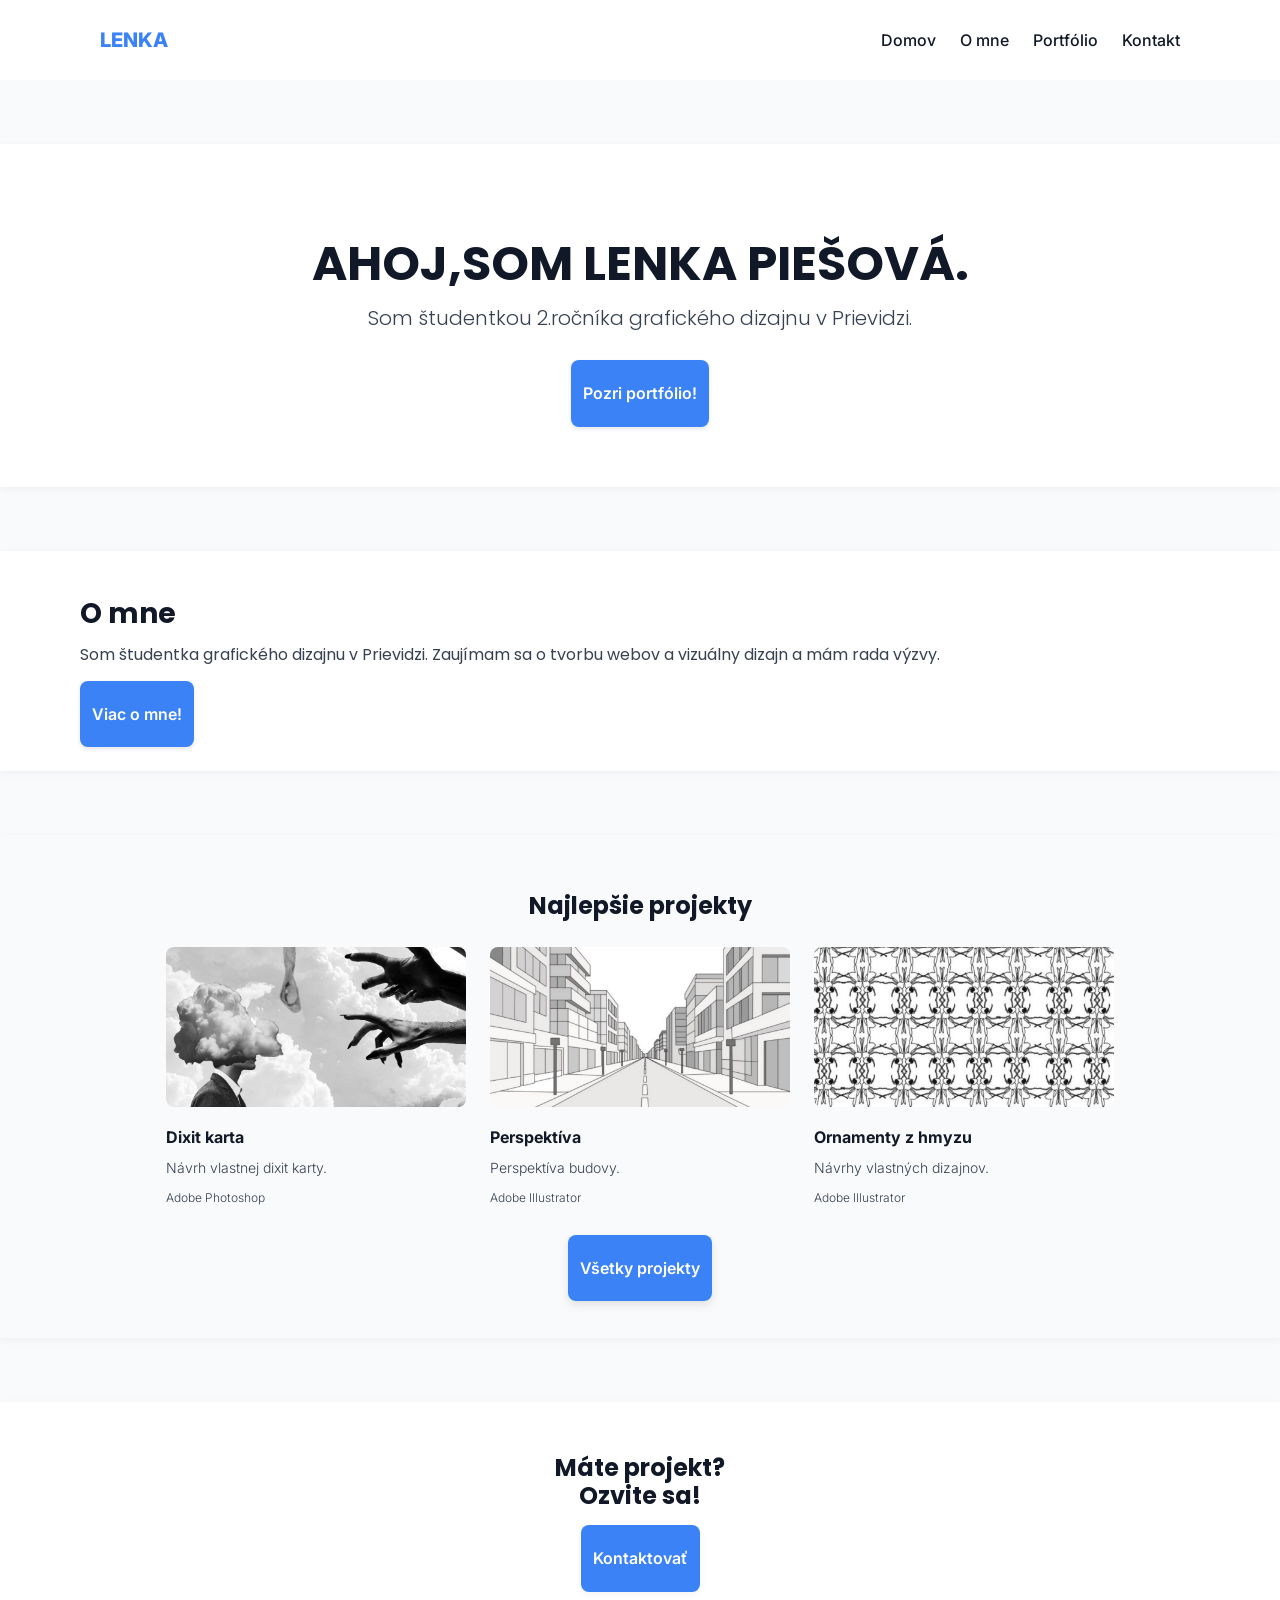
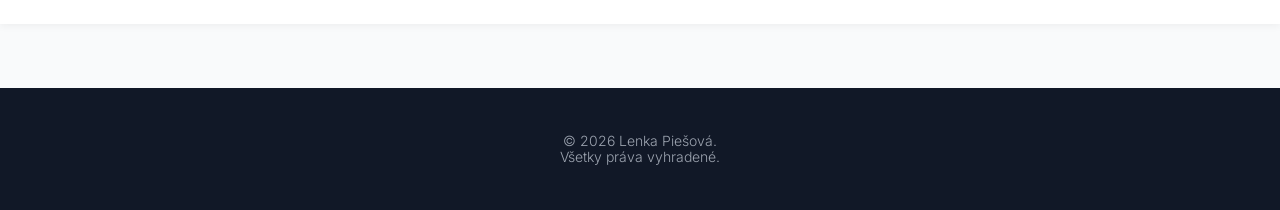
<file: index.html>
<!DOCTYPE html>
<html lang="sk">
<head>
    <meta charset="UTF-8">
    <meta name="viewport" content="width=device-width, initial-scale=1.0">
    <title>Lenka Piešová</title>
    <link rel="stylesheet" href="assets/css/normalize.css">
    <link rel="stylesheet" href="assets/css/style.css">
</head>
<body>
    
    <header class="header">
        <div class="header__logo">LENKA</div>
        <button class="menu-toggle" aria-label="Otvoriť menu" aria-expanded="false">
            <span class="menu-toggle__bar"></span>
            <span class="menu-toggle__bar"></span>
            <span class="menu-toggle__bar"></span>
        </button>
        <nav class="navigacia" id="site-nav">
            <a href="index.html" class="navigacia__link">Domov</a>
            <a href="o_mne.html" class="navigacia__link">O mne</a>
            <a href="portfolio.html" class="navigacia__link">Portfólio</a>
            <a href="kontakt.html" class="navigacia__link">Kontakt</a>
        </nav>
    </header>

    <main>
        <section class="hero">
            <h1 class="hero__nadpis">AHOJ,SOM LENKA PIEŠOVÁ.</h1>
            <p class="hero__text">Som študentkou 2.ročníka grafického dizajnu v Prievidzi.</p>
            <a href="portfolio.html" class="hero__button">Pozri portfólio!</a>
        </section>

        <section class="o_mne">
            <h2 class="o_mne__nadpis">O mne</h2>
            <p class="o_mne__text">Som študentka grafického dizajnu v Prievidzi. Zaujímam sa o tvorbu webov a vizuálny dizajn a mám rada výzvy.</p>
            <a href="o_mne.html" class="o_mne__button">Viac o mne!</a>
        </section>

        <section class="projekty">
            <h2 class="projekty__nadpis">Najlepšie projekty</h2>
            <div class="desktop__projekty">
                <div class="karty-projekty">
                    <img class="projekty__obrazok" src="assets/images/projekty/Dixit_karta_Piešová.png" alt="Dixit karta">
                    <h3 class="projekty__nazov">Dixit karta</h3>
                    <p class="projekty__popis">Návrh vlastnej dixit karty.</p>
                    <span class="projekty__nastroj">Adobe Photoshop</span>
                </div>

                <div class="karty-projekty">
                    <img class="projekty__obrazok" src="assets/images/projekty/perspektíva.png" alt="Perspektíva">           
                    <h3 class="projekty__nazov">Perspektíva</h3>
                    <p class="projekty__popis">Perspektíva budovy.</p>
                    <span class="projekty__nastroj">Adobe Illustrator</span>
                </div>

                <div class="karty-projekty">
                    <img class="projekty__obrazok" src="assets/images/projekty/ornamenty.png" alt="Ornamenty z hmyzu">            
                    <h3 class="projekty__nazov">Ornamenty z hmyzu</h3>
                    <p class="projekty__popis">Návrhy vlastných dizajnov.</p>
                    <span class="projekty__nastroj">Adobe Illustrator</span>
                </div>
            </div>
            <a href="portfolio.html" ><button class="projekty__tlacidlo">Všetky projekty</button></a>
        </section>

        <section class="kontakt">
            <h2 class="kontakt__nadpis">Máte projekt? Ozvite sa!</h2>
            <a href="kontakt.html" class="kontakt__button">Kontaktovať</a>
        </section>
    </main>

    <footer class="footer">
        <p class="footer__text">© 2026 Lenka Piešová. Všetky práva vyhradené.</p>
    </footer>

    <script src="assets/js/script.js"></script>
</body>
    
</html>
</file>
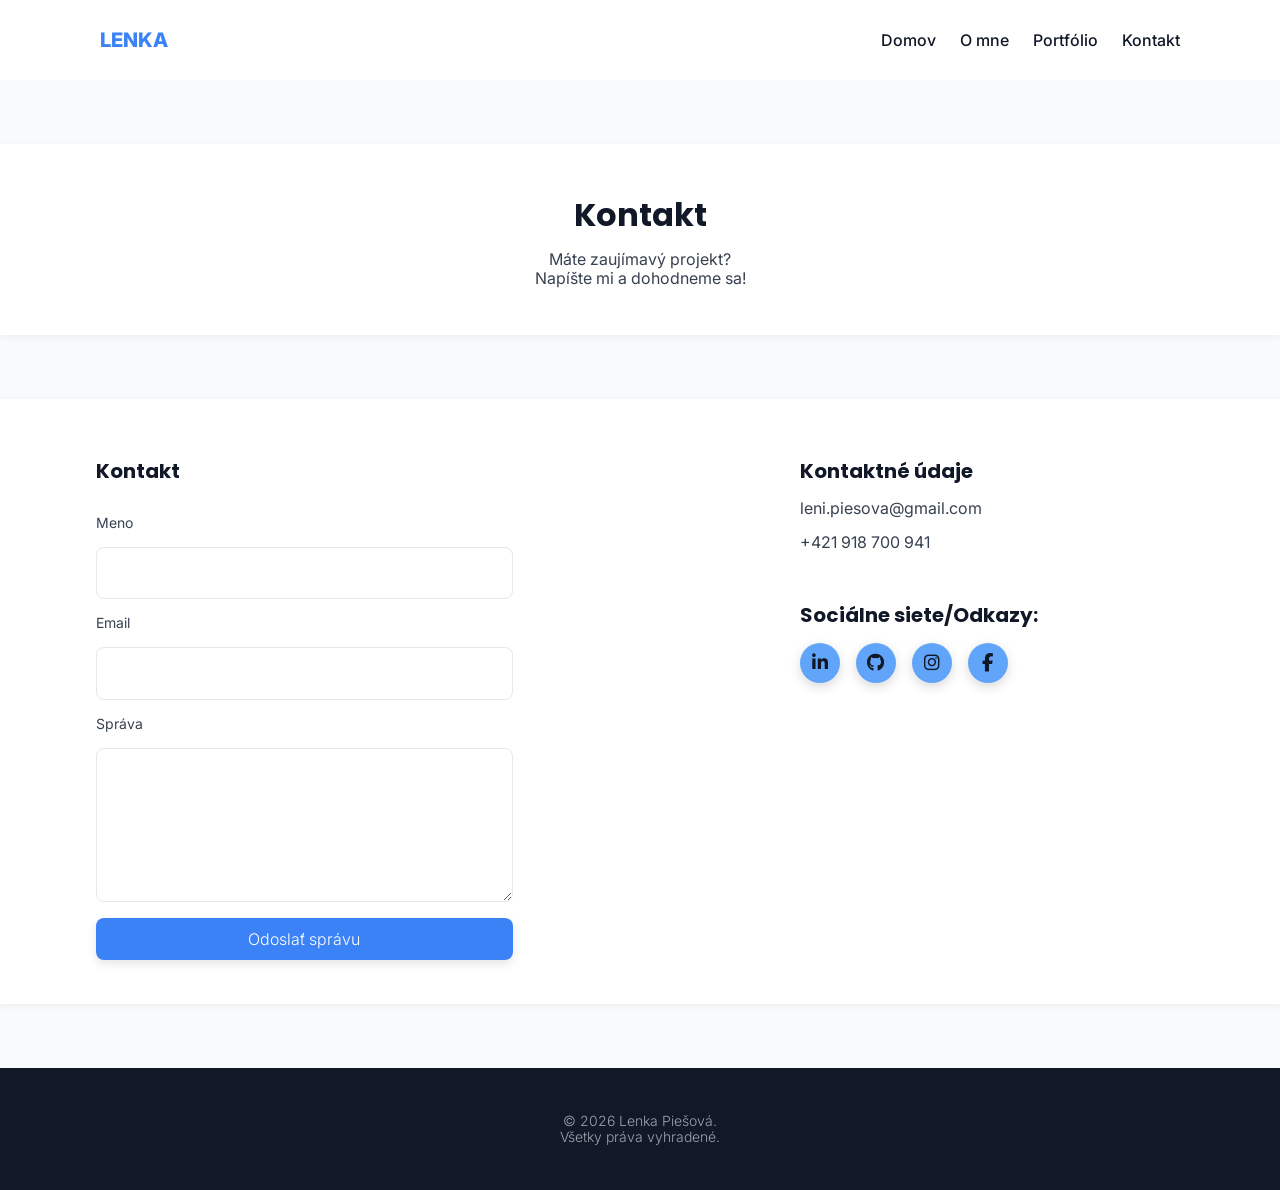
<file: kontakt.html>
<!DOCTYPE html>
<html lang="sk">
<head>
    <meta charset="UTF-8">
    <meta name="viewport" content="width=device-width, initial-scale=1.0">
    <title>Moje portfólio</title>
    <link rel="stylesheet" href="assets/css/normalize.css">
    <link rel="stylesheet" href="assets/css/style.css">

    <link rel="stylesheet" href="https://cdnjs.cloudflare.com/ajax/libs/font-awesome/6.5.1/css/all.min.css">
</head>
<body>
    <header class="header">
        <div class="header__logo">LENKA</div>
        <button class="menu-toggle" aria-label="Otvoriť menu" aria-expanded="false">
            <span class="menu-toggle__bar"></span>
            <span class="menu-toggle__bar"></span>
            <span class="menu-toggle__bar"></span>
        </button>
        <nav class="navigacia" id="site-nav">
            <a href="index.html" class="navigacia__link">Domov</a>
            <a href="o_mne.html" class="navigacia__link">O mne</a>
            <a href="portfolio.html" class="navigacia__link">Portfólio</a>
            <a href="kontakt.html" class="navigacia__link">Kontakt</a>
        </nav>
    </header>
    
    <main>
        <section class="kontakt-hero">
            <h1 class="kontakt-hero__nadpis">Kontakt</h1>
            <p class="kontakt-hero__text">Máte zaujímavý projekt?<br>
            Napíšte mi a dohodneme sa!
            </p>
        </section>

        <div class="kontakt__obal">
            <section class="kontakt__formular-obal">
                <h2 class="kontakt__formular-nadpis">Kontakt</h2>
                <form class="kontakt__formular">
                    <label class="kontakt__formular-label">Meno</label>
                    <input type="text" class="kontakt__formular-input">

                    <label class="kontakt__formular-label">Email</label>
                    <input type="email" class="kontakt__formular-input">

                    <label class="kontakt__formular-label">Správa</label>
                    <textarea class="kontakt__formular-textarea"></textarea>

                    <button type="submit" class="kontakt__formular-button">Odoslať správu</button>
                </form>
            </section>

            <div class="kontakt__info-obal">
                <section class="kontakt__udaje">
                    <h2 class="kontakt__udaje-nadpis">Kontaktné údaje</h2>
                    <p class="kontakt__udaje-text">leni.piesova@gmail.com</p>
                    <p class="kontakt__udaje-text">+421 918 700 941</p>
                </section>

                <section class="socialnesiete">                    
                    <h2 class="socialnesiete__nadpis">Sociálne siete/Odkazy:</h2>
                    <div class="socialnesiete__ikony">
                        <a href="https://www.linkedin.com/" target="_blank" class="socialnesiete__ikona">
                            <i class="fa-brands fa-linkedin-in"></i>
                        </a>

                        <a href="https://github.com/" target="_blank" class="socialnesiete__ikona">
                            <i class="fa-brands fa-github"></i>
                        </a>

                        <a href="https://instagram.com/" target="_blank" class="socialnesiete__ikona">
                            <i class="fa-brands fa-instagram"></i>
                        </a>

                        <a href="https://facebook.com/" target="_blank" class="socialnesiete__ikona">
                            <i class="fa-brands fa-facebook-f"></i>
                        </a>
                    </div>
                </section>
            </div>
        </div>

    </main>
    <footer class="footer">
        <p class="footer__text">© 2026 Lenka Piešová. Všetky práva vyhradené.</p>
    </footer>
    <script src="assets/js/script.js"></script>
</body>
</html>
</file>
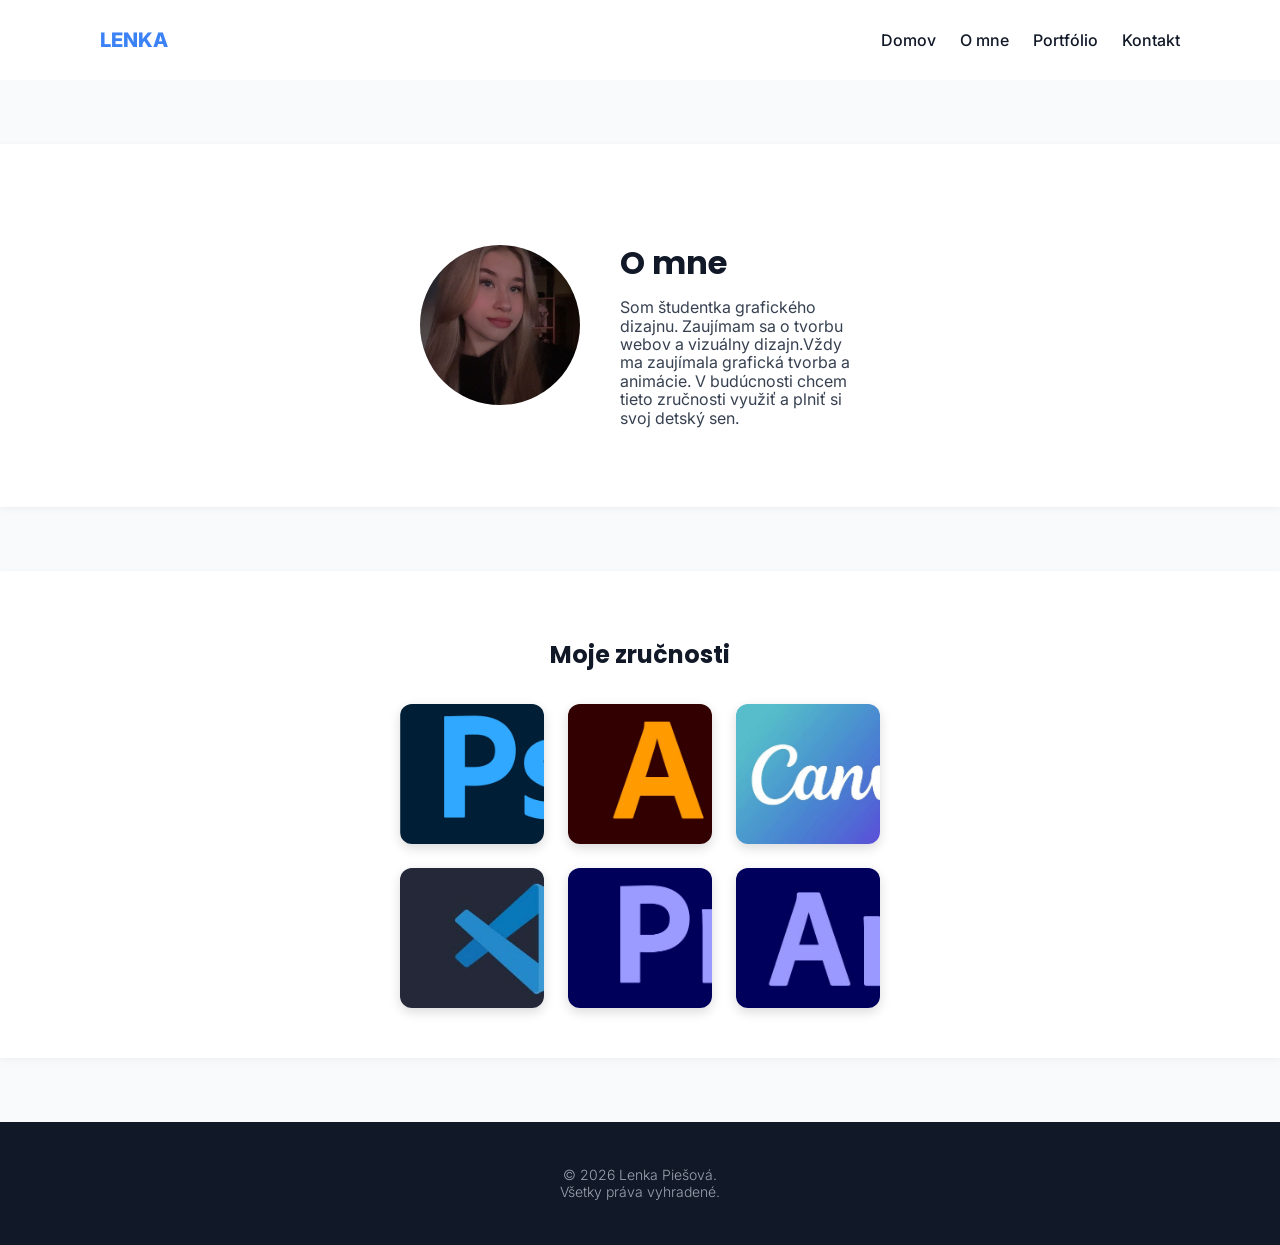
<file: o_mne.html>
<!DOCTYPE html>
<html lang="sk">
<head>
    <meta charset="UTF-8">
    <meta name="viewport" content="width=device-width, initial-scale=1.0">
    <title>Moje portfólio</title>
    <link rel="stylesheet" href="assets/css/normalize.css">
    <link rel="stylesheet" href="assets/css/style.css">
</head>
<body>
    <header class="header">
        <div class="header__logo">LENKA</div>
        <button class="menu-toggle" aria-label="Otvoriť menu" aria-expanded="false">
            <span class="menu-toggle__bar"></span>
            <span class="menu-toggle__bar"></span>
            <span class="menu-toggle__bar"></span>
        </button>
        <nav class="navigacia" id="site-nav">
            <a href="index.html" class="navigacia__link">Domov</a>
            <a href="o_mne.html" class="navigacia__link">O mne</a>
            <a href="portfolio.html" class="navigacia__link">Portfólio</a>
            <a href="kontakt.html" class="navigacia__link">Kontakt</a>
        </nav>
    </header>
    <main>
        <section class="omne">
            <img src="assets/images/profil.jpg" alt="Lenka" class="omne__obrazok">
            <div class="omne__popis">
                <h1 class="omne__nadpis">O mne</h1>
                <p class="omne__text">
                    Som študentka grafického dizajnu.
                    Zaujímam sa o tvorbu webov a vizuálny
                    dizajn.Vždy ma zaujímala grafická tvorba a
                    animácie. V budúcnosti chcem tieto
                    zručnosti využiť a plniť si svoj detský sen.
                </p>
        </div>
        </section>

        <section class="zrucnosti">
            <h2 class="zrucnosti__nadpis">Moje zručnosti</h2>

            <div class="grid_zrucnosti">
                <div class="zrucnosti__karta">
                    <img src="assets/images/ps.png" alt="Adobe Photoshop" class="zrucnosti__obrazok">
                </div>

                <div class="zrucnosti__karta">
                    <img src="assets/images/ai.jpg" alt="Adobe Illustrator" class="zrucnosti__obrazok">
                </div>

                <div class="zrucnosti__karta">
                    <img src="assets/images/canva.jpg" alt="Canva" class="zrucnosti__obrazok">
                </div>

                <div class="zrucnosti__karta">
                    <img src="assets/images/vsc.jpg" alt="Visual studio code" class="zrucnosti__obrazok">
                </div>

                <div class="zrucnosti__karta">
                    <img src="assets/images/pr.png" alt="Adobe Premier" class="zrucnosti__obrazok">
                </div>

                <div class="zrucnosti__karta">
                    <img src="assets/images/animate.jpg" alt="Adobe Animate" class="zrucnosti__obrazok">
                </div>
            </div>
        </section>
    </main>

    <footer class="footer">
        <p class="footer__text">© 2026 Lenka Piešová. Všetky práva vyhradené.</p>
    </footer>
    <script src="assets/js/script.js"></script>
</body>
</html>
</file>
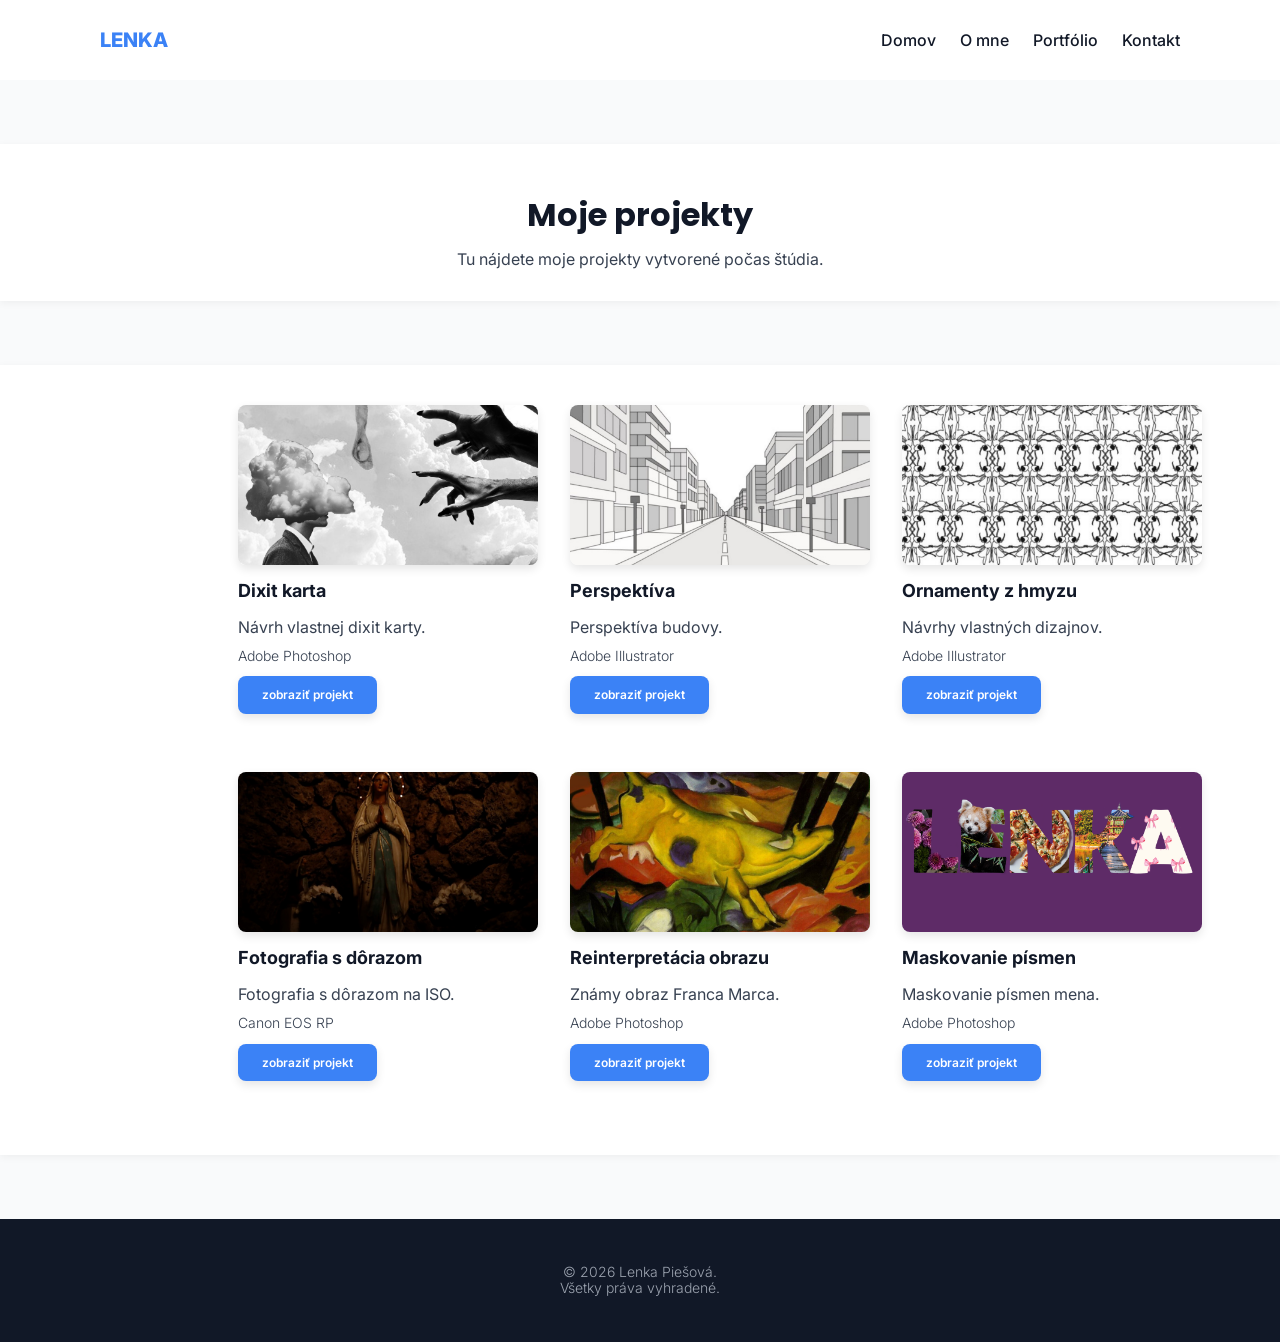
<file: portfolio.html>
<!DOCTYPE html>
<html lang="sk">
<head>
    <meta charset="UTF-8">
    <meta name="viewport" content="width=device-width, initial-scale=1.0">
    <title>Moje portfólio</title>
    <link rel="stylesheet" href="assets/css/normalize.css">
    <link rel="stylesheet" href="assets/css/style.css">
</head>
<body>
    <header class="header">
        <div class="header__logo">LENKA</div>
        <button class="menu-toggle" aria-label="Otvoriť menu" aria-expanded="false">
            <span class="menu-toggle__bar"></span>
            <span class="menu-toggle__bar"></span>
            <span class="menu-toggle__bar"></span>
        </button>
        <nav class="navigacia" id="site-nav">
            <a href="index.html" class="navigacia__link">Domov</a>
            <a href="o_mne.html" class="navigacia__link">O mne</a>
            <a href="portfolio.html" class="navigacia__link">Portfólio</a>
            <a href="kontakt.html" class="navigacia__link">Kontakt</a>
        </nav>
    </header>
    <main>
        <section class="portfolio-hero">
            <h1 class="portfolio-hero__nadpis">Moje projekty</h1>
            <p class="portfolio-hero__text">Tu nájdete moje projekty vytvorené počas štúdia.</p>
        </section>

        <section class="portfolio-projekty">
                <div class="projekt-karta">
                    <img src="assets/images/projekty/Dixit_karta_Piešová.png" alt="Dixit karta" class="projekt-karta__obrazok">

                    <div class="projekt-karta__popis">
                        <h3 class="projekt-karta__nadpis">Dixit karta</h3>
                        <p class="projekt-karta__text">Návrh vlastnej dixit karty.</p>
                        <span class="projekt-karta__nastroj"> Adobe Photoshop</span>
                        <button class="projekt-karta__tlacidlo">zobraziť projekt</button>
                    </div>
                </div>

                <div class="projekt-karta">
                    <img src="assets/images/projekty/perspektíva.png" alt="Perspektíva" class="projekt-karta__obrazok">

                    <div class="projekt-karta__popis">
                        <h3 class="projekt-karta__nadpis">Perspektíva</h3>
                        <p class="projekt-karta__text">Perspektíva budovy.</p>
                        <span class="projekt-karta__nastroj">Adobe Illustrator</span>
                        <button class="projekt-karta__tlacidlo">zobraziť projekt</button>
                    </div>
            
                </div>

                <div class="projekt-karta">
                    <img src="assets/images/projekty/ornamenty.png" alt="Ornamenty z hmyzu" class="projekt-karta__obrazok">

                    <div class="projekt-karta__popis">
                        <h3 class="projekt-karta__nadpis">Ornamenty z hmyzu</h3>
                        <p class="projekt-karta__text">Návrhy vlastných dizajnov.</p>
                        <span class="projekt-karta__nastroj">Adobe Illustrator</span>
                        <button class="projekt-karta__tlacidlo">zobraziť projekt</button>
                    </div>
                    
                </div>

                <div class="projekt-karta">
                    <img src="assets/images/projekty/panna_maria.png " alt="Fotografia s dôrazom-Panna Mária" class="projekt-karta__obrazok">

                    <div class="projekt-karta__popis">
                        <h3 class="projekt-karta__nadpis">Fotografia s dôrazom</h3>
                        <p class="projekt-karta__text">Fotografia s dôrazom na ISO.</p>
                        <span class="projekt-karta__nastroj">Canon EOS RP</span>
                        <button class="projekt-karta__tlacidlo">zobraziť projekt</button>
                    </div>
                    
                </div>

                <div class="projekt-karta">
                    <img src="assets/images/projekty/franc_marc.png" alt="Reinterpretácia obrazu" class="projekt-karta__obrazok">

                    <div class="projekt-karta__popis">
                        <h3 class="projekt-karta__nadpis">Reinterpretácia obrazu</h3>
                        <p class="projekt-karta__text">Známy obraz Franca Marca.</p>
                        <span class="projekt-karta__nastroj">Adobe Photoshop</span>
                        <button class="projekt-karta__tlacidlo">zobraziť projekt</button>
                    </div>

                </div>

                <div class="projekt-karta">
                    <img src="assets/images/projekty/Lenka_písmená.png" alt="Maskovanie písmen" class="projekt-karta__obrazok">

                    <div class="projekt-karta__popis">
                        <h3 class="projekt-karta__nadpis">Maskovanie písmen</h3>
                        <p class="projekt-karta__text">Maskovanie písmen mena.</p>
                        <span class="projekt-karta__nastroj">Adobe Photoshop</span>
                        <button class="projekt-karta__tlacidlo">zobraziť projekt</button>
                    </div>

                </div>
        </section>
    </main>
    
    <footer class="footer">
        <p class="footer__text">© 2026 Lenka Piešová. Všetky práva vyhradené.</p>
    </footer>
    <script src="assets/js/script.js"></script>
</body>
</html>
</file>
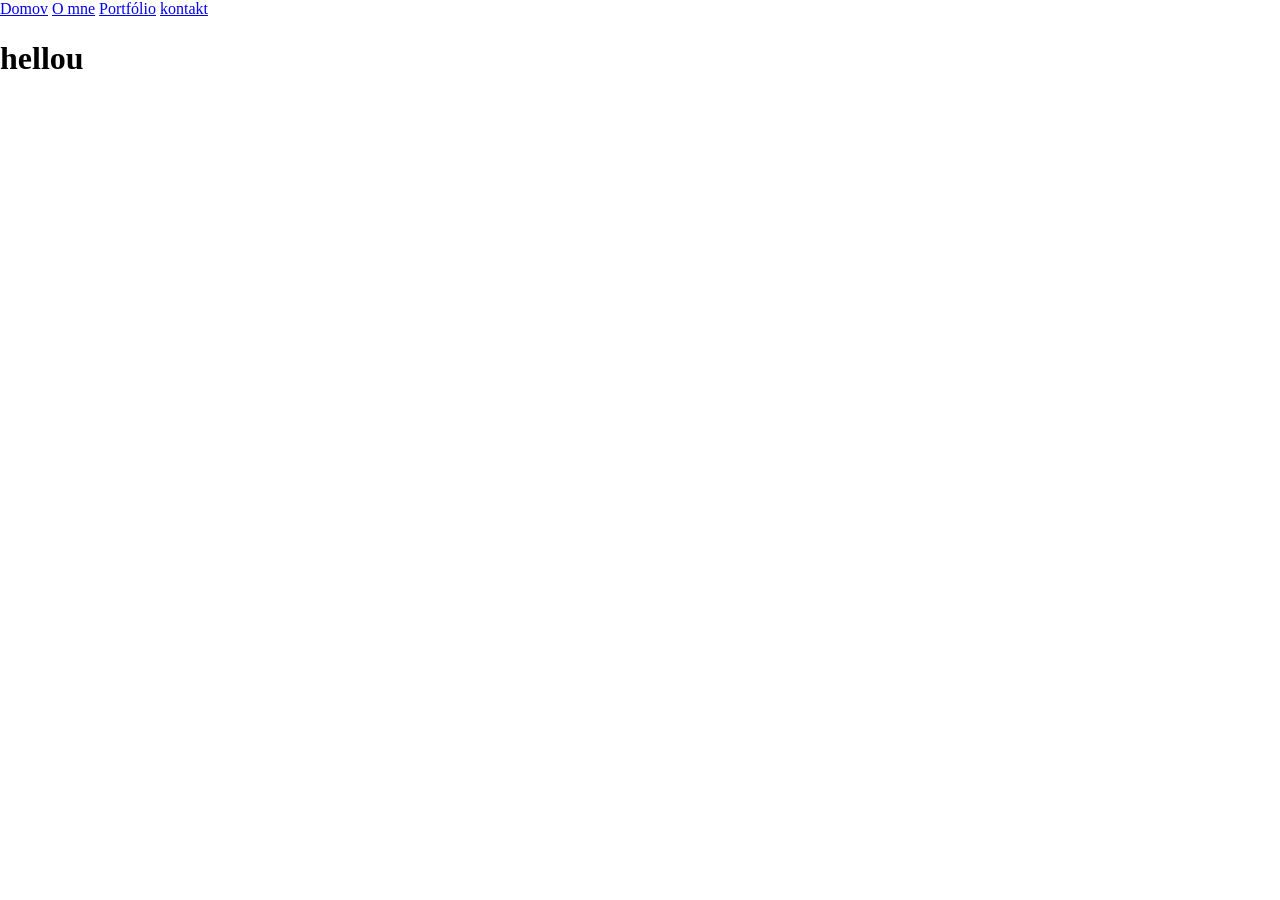
<file: DIZAJN_Piešová/kontakt.html>
<!DOCTYPE html>
<html lang="sk">
<head>
    <meta charset="UTF-8">
    <meta name="viewport" content="width=device-width, initial-scale=1.0">
    <title>Document</title>
    <link rel="stylesheet" href="assets/css/normalize.css">
    <link rel="stylesheet" href="assets/css/style.css">
</head>
<body>
    <a href="index_domov.html">Domov</a>
    <a href="o_mne.html">O mne</a>
    <a href="portfolio.html">Portfólio</a>
    <a href="kontakt.html">kontakt</a>


    <h1>hellou</h1>





</body>
</html>
</file>
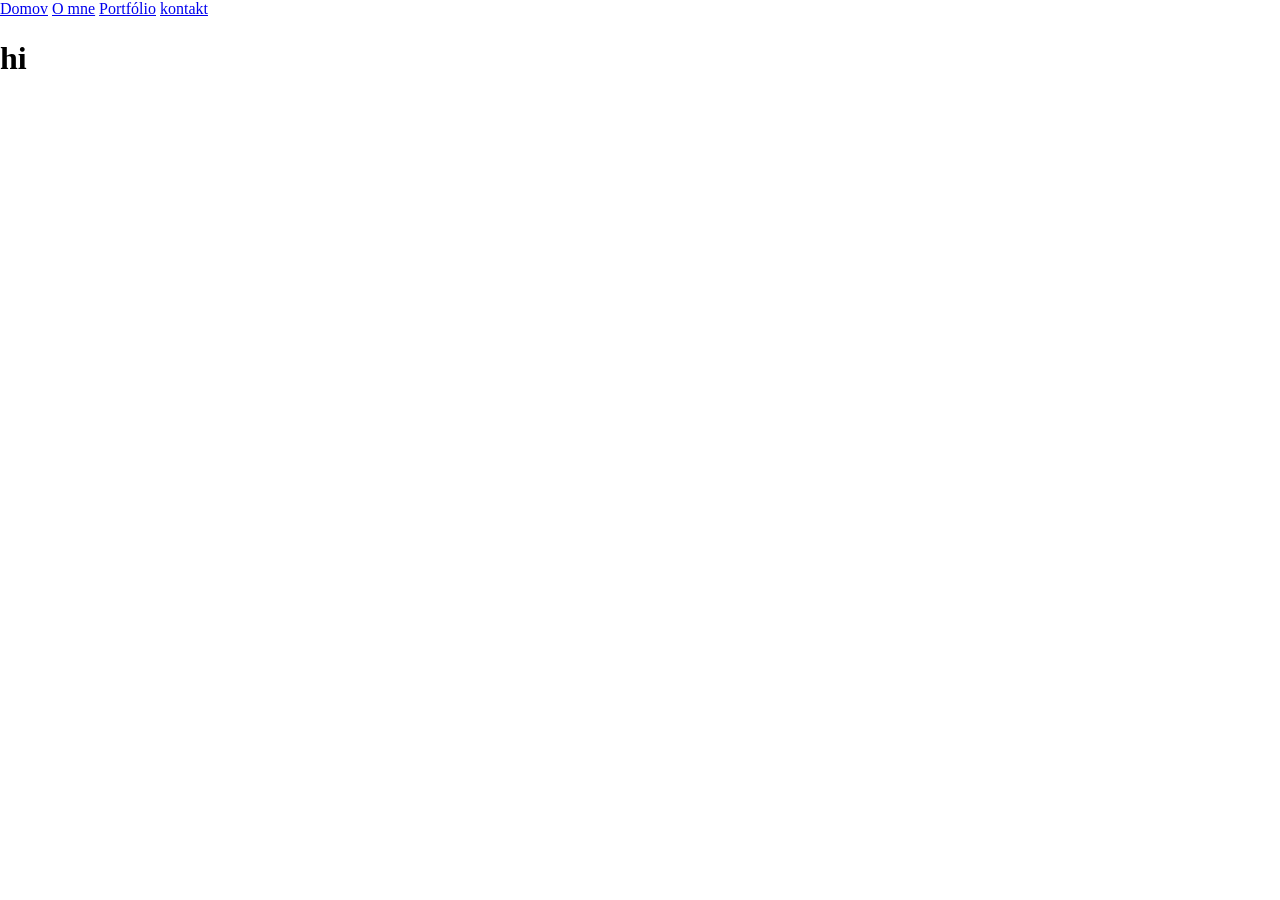
<file: DIZAJN_Piešová/o_mne.html>
<!DOCTYPE html>
<html lang="sk">
<head>
    <meta charset="UTF-8">
    <meta name="viewport" content="width=device-width, initial-scale=1.0">
    <title>Document</title>
    <link rel="stylesheet" href="assets/css/normalize.css">
    <link rel="stylesheet" href="assets/css/style.css">
</head>
<body>
    <a href="index_domov.html">Domov</a>
    <a href="o_mne.html">O mne</a>
    <a href="portfolio.html">Portfólio</a>
    <a href="kontakt.html">kontakt</a>


<h1>hi</h1>







</body>
</html>
</file>
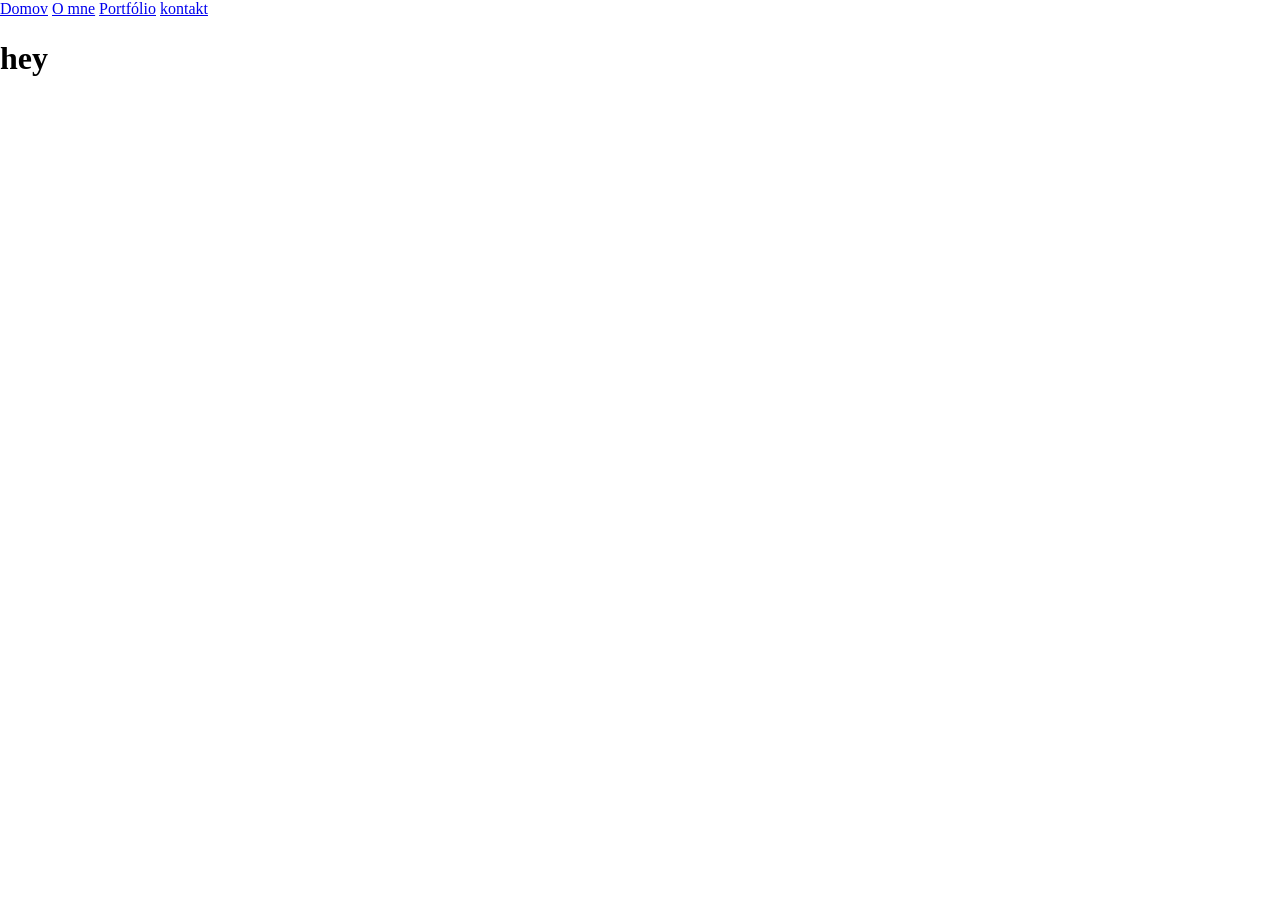
<file: DIZAJN_Piešová/portfolio.html>
<!DOCTYPE html>
<html lang="sk">
<head>
    <meta charset="UTF-8">
    <meta name="viewport" content="width=device-width, initial-scale=1.0">
    <title>Document</title>
    <link rel="stylesheet" href="assets/css/normalize.css">
    <link rel="stylesheet" href="assets/css/style.css">
</head>
<body>
    <a href="index_domov.html">Domov</a>
    <a href="o_mne.html">O mne</a>
    <a href="portfolio.html">Portfólio</a>
    <a href="kontakt.html">kontakt</a>


    <h1>hey</h1>



</body>
</html>
</file>
<file: assets/css/style.css>
@import url('https://fonts.googleapis.com/css2?family=Inter:ital,opsz,wght@0,14..32,100..900;1,14..32,100..900&family=Poppins:ital,wght@0,100;0,200;0,300;0,400;0,500;0,600;0,700;0,800;0,900;1,100;1,200;1,300;1,400;1,500;1,600;1,700;1,800;1,900&display=swap');

:root{
    --farbahlavnamodra:#3b82f6 ;
    --farbahover:#2563EB;
    --svetlamodra:#60A5FA;
    --header:#E5E7EB;
    --footer:#111827;
    --pozadie:#FFFFFF;
    --sekcie:#F9FAFB ;
    --border:#E5E7EB;
    --text: #374151;
    --nadpisy:#111827;
    --footerpismo:#9CA3AF;
    
    /*ROZMERY HEADERU A IKON*/
    --header-height: 80px;
    --ikony-size: 40px;

    /*FONT FAMILY*/
    --font-nadpisy: 'Poppins', sans-serif;
    --font-body: 'Inter', sans-serif;

    /*FONT WEIGHT*/
    --font-weight-light: 300;
    --font-weight-regular: 400;
    --font-weight-medium: 500;
    --font-weight-semibold: 600;
    --font-weight-bold: 700;
    --font-weight-extra-bold: 800;
    
    /* SHADOWS */
    --shadow-button: 0 2px 4px rgba(0,0,0,0.10);
    --shadow-s: 0 2px 8px rgba(0,0,0,0.05);
    --shadow-m: 0 4px 10px rgba(0,0,0,0.10);
    --shadow-large: 0 4px 12px rgba(0,0,0,0.15);
    --shadow-menu: 0 10px 30px rgba(0,0,0,0.12);

    /* FONT SIZE- MOBIL*/ 
    --font-size-xs:0.75rem ;        /* 12px */
    --font-size-s:0.875rem ;        /* 14px */
    --font-size-m: 1rem ;        /* 16px */
    --font-size-l:1.125rem ;        /* 18px */
    --font-size-xl: 1.25rem;       /* 20px */
    --font-size-xlg: 1.375rem;      /* 22px */
    --font-size-xxl: 1.5rem;      /* 24px */

    /* FONT SIZE DESKTOP */
    --font-size-mensi-nadpis-desktop: 1.75rem;      /* 28px */
    --font-size-nadpis-desktop: 2rem;               /* 32px */
    --font-size-hero-desktop: 3rem;                  /* 48px */
    --font-size-text-desktop: 1.25rem;               /* 20px */

    /*MEDZERY*/
    --medzery-xs: 0.5rem;          /* 8px */
    --medzery-s: 0.75rem;          /* 12px */
    --medzery-sm: 0.875rem;        /* 14px */  
    --medzery-m: 1rem;          /* 16px */
    --medzery-ml: 1.125rem;        /* 18px */
    --medzery-md: 1.25rem;        /* 20px */
    --medzery-l: 1.5rem;          /* 24px */
    --medzery-lg: 1.75rem;        /* 28px */
    --medzery-xl: 2rem;         /* 32px */
    --medzery-xlg: 2.25rem;        /* 36px */
    --medzery-2xl:3rem ;        /* 48px */
    --medzery-3xl: 4rem;        /* 64px */
    --medzery-4xl: 5rem;        /* 80px */

    /*BORDER RADIUS*/
    --border-radius-xs: 0.125rem;        /* 2px */
    --border-radius-sm: 0.5rem;        /* 8px */
    --border-radius-md: 0.625rem;       /* 10px */
    --border-radius-lg: 0.75rem;       /* 12px */
    --border-radius-round: 50%;

}


/* ==================== MOBILE (do 767px) ==================== */
body{
    background-color: var(--pozadie);
}

/*domovská stránka!!*/
.header{
    height:var(--header-height);
    background:var(--header);
    display:flex;
    justify-content:space-between;
    align-items:center;
    padding:0 20px;
}

.header__logo{
    color:var(--farbahlavnamodra);
    font-size:var(--font-size-l);
    font-weight:var(--font-weight-extra-bold);
    font-family: var(--font-body);
}

/* Hamburger menu - mobile */
.menu-toggle{
    background:transparent;
    border:none;
    display:flex;
    flex-direction:column;
    gap:2px;
    width:var(--ikony-size);
    height:var(--ikony-size);
    align-items:center;
    justify-content:center;
    cursor:pointer;
}
.menu-toggle__bar{
    width:22px;
    height:3px;
    background:var(--nadpisy);
    transition:transform .25s ease, opacity .2s ease;
    border-radius:var(--border-radius-xs);
}
.navigacia{
    position:absolute;
    top:var(--header-height);
    right:20px;
    background:var(--pozadie);
    box-shadow:var(--shadow-menu);
    padding:12px 16px;
    border-radius:var(--border-radius-md);
    display:none;
    flex-direction:column;
    gap:var(--medzery-xs);
    z-index:1000;
}
.navigacia__link{
    color:var(--nadpisy);
    font-family: var(--font-body);
    font-weight: var(--font-weight-medium);
    text-decoration:none;
    padding:8px 6px;
    display:block;
}
.navigacia.navigacia--open{
    display:flex;
}
.menu-toggle.open .menu-toggle__bar:nth-child(1){
    transform: translateY(6px) rotate(45deg);
}
.menu-toggle.open .menu-toggle__bar:nth-child(2){
    opacity:0;
}
.menu-toggle.open .menu-toggle__bar:nth-child(3){
    transform: translateY(-6px) rotate(-45deg);
}

.header__link{
    text-decoration: none;
    color: var(--nadpisy);
    font-family: var(--font-body);
    font-weight: var(--font-weight-medium);
    font-size: var(--font-size-m);
}
.hero{
    background:var(--farbahlavnamodra);
    text-align:center;
    padding:32px 16px;
}

.hero__nadpis{
    font-size:var(--font-size-xxl);
    color:var(--pozadie);
    font-weight:var(--font-weight-bold);
    font-family: var(--font-nadpisy);
    margin-bottom:var(--medzery-m);
}

.hero__text{
    font-size:var(--font-size-m);
    font-family: var(--font-nadpisy);
    font-weight: var(--font-weight-light);
    color: var(--border);
    margin:var(--medzery-m);
}


.hero__button{
    background-color:var(--pozadie);
    color:var(--farbahlavnamodra);
    text-decoration:none;
    border-radius:var(--border-radius-sm);
    font-size:var(--font-size-m);
    font-weight:var(--font-weight-semibold);
    box-shadow:var(--shadow-m);
    font-family: var(--font-body);
    padding:14px 24px;
    margin-top:var(--medzery-sm);
    display:inline-block;
}

.o_mne{
    background-color: var(--sekcie);
    padding: 16px 24px;
    box-shadow:var(--shadow-m);
}

.o_mne__nadpis{
    color: var(--nadpisy);
    font-family: var(--font-nadpisy);
    font-size: var(--font-size-xxl);
    font-weight: var(--font-weight-bold);
    margin-bottom: var(--medzery-md);
}


.o_mne__text{
    font-family: var(--font-nadpisy);
    color: var(--text);
    padding: 20px;
    font-size: var(--font-size-m);
    font-weight: var(--font-weight-regular);
}


.o_mne__button{
    background-color: var(--svetlamodra);
    color: var(--text);
    text-decoration: none;
    font-family: var(--font-body);
    padding:12px 20px;
    border-radius:var(--border-radius-sm);
    font-size: var(--font-size-m);
    font-weight:var(--font-weight-semibold);
    box-shadow:var(--shadow-m);
    display:inline-block;
}

.projekty {
    padding: 24px 16px;
}

.projekty__nadpis{
    color: var(--nadpisy);
    font-family: var(--font-nadpisy);
    font-size: var(--font-size-xxl);
    font-weight: var(--font-weight-bold);
    margin-bottom: var(--medzery-l);
}

.karty-projekty{
    padding: 12px;
    background-color: var(--pozadie);
    box-shadow:var(--shadow-s);
    margin-bottom: var(--medzery-m);
    border-radius: var(--border-radius-lg);
}

.projekty__nazov{
    color: var(--footer);
    font-size: var(--font-size-m);
    font-family: var(--font-body);
    font-weight: var(--font-weight-bold);
    margin-bottom: var(--medzery-s);
}

.projekty__popis{
    color: var(--text);
    font-size: var(--font-size-m);
    font-family: var(--font-body);
    font-weight: var(--font-weight-light);
    margin-bottom: var(--medzery-s);
}

.projekty__nastroj{
    color: var(--text);
    font-size: var(--font-size-m);
    font-family: var(--font-body);
    font-weight: var(--font-weight-light);
    margin-bottom: var(--medzery-s);
}

.projekty__obrazok{
    width:100%;
    height:120px;
    object-fit:cover;
    border-radius: var(--border-radius-sm);
}

.projekty__tlacidlo{
    background-color: var(--farbahlavnamodra);
    color: var(--pozadie);
    font-weight: var(--font-weight-semibold);
    border: none;
    font-family: var(--font-body);
    padding:12px 20px;
    border-radius:var(--border-radius-sm);
    font-size:var(--font-size-m);
    box-shadow:var(--shadow-m);
    cursor:pointer;
    margin-top: var(--medzery-xs);
}

.kontakt{
    background-color: var(--sekcie);
    text-align: center;
    padding: 45px 16px;
    margin-top: var(--medzery-2xl);
    box-shadow:var(--shadow-m);
    margin-bottom: var(--medzery-2xl);
}

.kontakt__nadpis{
    color:var(--nadpisy) ;
    font-family: var(--font-nadpisy);
    font-size: var(--font-size-xxl);
    font-weight: var(--font-weight-bold);
    margin-bottom: var(--medzery-l);
}

.kontakt__button{
    background-color: var(--farbahlavnamodra);
    color: var(--pozadie);
    font-size: var(--font-size-m);
    font-weight: var(--font-weight-semibold);
    text-decoration: none;
    font-family: var(--font-body);
    padding:12px 20px;
    border-radius:var(--border-radius-sm);
    font-size:var(--font-size-m);
    box-shadow:var(--shadow-m);
    display: inline-block;
}


.footer{
    background:var(--footer);
    color:var(--footerpismo);
    text-align:center;
    padding:24px 16px;
    font-size:var(--font-size-s);
    font-family: var(--font-body);
    font-weight: var(--font-weight-light);
}


/*toto je podstránka KONTAKT!*/
.kontakt-hero{
    text-align: center;
    padding: 32px 16px;
}


.kontakt-hero__nadpis{
    font-family: var(--font-nadpisy);
    font-size: var(--font-size-xxl);
    font-weight: var(--font-weight-bold);
    color:var(--nadpisy);
    margin-bottom: var(--medzery-m);
}


.kontakt-hero__text{
    font-family: var(--font-body);
    font-size: var(--font-size-m);
    font-weight: var(--font-weight-regular);
    color: var(--text);
}

.kontakt__formular-obal{
    padding: 24px 16px;
}

.kontakt__formular-nadpis{
    font-family: var(--font-nadpisy);
    font-size: var(--font-size-xl);
    font-weight: var(--font-weight-bold);
    color:var(--nadpisy);
    margin-bottom: var(--medzery-m);
}

.kontakt__formular{
    display:flex;
    flex-direction:column;
}
.kontakt__formular-label{
    font-family: var(--font-body);
    font-size: var(--font-size-m);
    font-weight: var(--font-weight-regular);
    color:var(--text);
    margin-bottom: var(--medzery-m);
    margin-top: var(--medzery-m);
}
.kontakt__formular-input{
    padding:16px;
    background-color: var(--pozadie);
    border-radius: var(--border-radius-sm);
    border: 1px solid var(--header);
    font-size: var(--font-size-m);
    font-family: var(--font-body);
}
.kontakt__formular-textarea{
    padding:16px;
    background-color: var(--pozadie);
    border-radius: var(--border-radius-sm);
    border: 1px solid var(--header);
    font-size: var(--font-size-m);
    font-family: var(--font-body);
    height: 90px;
    margin-bottom: var(--medzery-m);
}
.kontakt__formular-button{
    background-color: var(--farbahlavnamodra);
    color: var(--pozadie);
    font-size: var(--font-size-m);
    font-weight: var(--font-weight-semibold);
    border: none;
    font-family: var(--font-body);
    padding:12px 20px;
    border-radius:var(--border-radius-sm);
    font-size:var(--font-size-m);
    box-shadow:var(--shadow-m);
    cursor:pointer;
}

.kontakt__udaje{
    text-align: center;
    padding: 24px 16px;
}


.kontakt__udaje-nadpis{
    font-family: var(--font-nadpisy);
    font-size: var(--font-size-xl);
    font-weight: var(--font-weight-bold);
    color:var(--nadpisy);
    margin-bottom: var(--medzery-m);
}
.kontakt__udaje-text{
    font-family: var(--font-body);
    font-size: var(--font-size-m);
    font-weight: var(--font-weight-regular);
    color: var(--text);
    margin-bottom: var(--medzery-s);
}
.socialnesiete{
    text-align: center;
    padding: 24px 30px;
    margin-bottom: var(--medzery-xl);
}
.socialnesiete__nadpis{
    font-family: var(--font-nadpisy);
    font-size: var(--font-size-xl);
    font-weight: var(--font-weight-bold);
    color:var(--nadpisy);
    margin-bottom: var(--medzery-m);
}

.socialnesiete__ikony{
    display:flex;
    justify-content:center;
    gap:var(--medzery-m);
}

.socialnesiete__ikona{
    width: var(--ikony-size);
    height: var(--ikony-size);
    background-color: var(--svetlamodra);
    color: var(--footer);
    border-radius:var(--border-radius-round);
    font-size: var(--font-size-l);
    font-family: var(--font-body);
    text-decoration:none;
    box-shadow:var(--shadow-large);
    display:flex;
    align-items:center;
    justify-content:center;
}


/*toto je podstránka O MNE!*/
.omne{
    text-align: center;
    padding: 32px 16px;
    background-color: var(--sekcie);
}
.omne__obrazok{
    width:120px;
    height:120px;
    border-radius:var(--border-radius-round);
    object-fit:cover;
    margin-bottom:var(--medzery-m);
}
.omne__nadpis{
    font-family: var(--font-nadpisy);
    font-size: var(--font-size-xxl);
    font-weight: var(--font-weight-bold);
    color:var(--nadpisy);
    margin-bottom: var(--medzery-m);
}
.omne__text{
    font-family: var(--font-body);
    font-size: var(--font-size-m);
    font-weight: var(--font-weight-regular);
    color: var(--text);
    margin: 0px;
}

.zrucnosti{
    background-color: var(--pozadie);
    padding:32px 23px 32px;
}
.zrucnosti__nadpis{
    text-align:center;
    font-family: var(--font-nadpisy);
    font-size: var(--font-size-xlg);
    font-weight: var(--font-weight-bold);
    color:var(--nadpisy);
    margin-bottom: var(--medzery-m);
}


.grid_zrucnosti{
    display:grid;
    grid-template-columns:1fr 1fr;
    gap: var(--medzery-m);
}

.zrucnosti__karta{
    background-color: var(--pozadie);
    border-radius:var(--border-radius-lg);
    overflow:hidden;
    box-shadow:var(--shadow-large);
}
.zrucnosti__obrazok{                                 
    width:164px;
    height: 120px;
    display:block;
    object-fit: cover;
}



/*toto je podstránka PORTFÓLIO!*/

.portfolio-hero{
    text-align: center;
    padding: 32px 16px;
    background-color: var(--sekcie);
    box-shadow:var(--shadow-s);
}
.portfolio-hero__nadpis{
    font-family: var(--font-nadpisy);
    font-size: var(--font-size-xxl);
    font-weight: var(--font-weight-bold);
    color:var(--nadpisy);
    margin-bottom: var(--medzery-m);
}
.portfolio-hero__text{
    font-family: var(--font-body);
    font-size: var(--font-size-m);
    font-weight: var(--font-weight-regular);
    color: var(--text);
    margin: 0px;
}

.portfolio-projekty{
    padding:40px 16px;
}
.projekt-karta{
    display: flex;
    gap: var(--medzery-m);
    margin-bottom: var(--medzery-m);
    align-items:flex-start;
}

.projekt-karta__obrazok{
    width: 120px;
    height: 120px;
    border-radius: var(--border-radius-sm);
    object-fit:cover;
    box-shadow:var(--shadow-m);
}

.projekt-karta__popis{
    margin-bottom: var(--medzery-ml);
}
.projekt-karta__nadpis{
    color: var(--footer);
    font-size: var(--font-size-l);
    font-family: var(--font-body);
    font-weight: var(--font-weight-bold);
    margin-bottom: var(--medzery-xs);
    margin-top: 0px;
}

.projekt-karta__text{
    color: var(--text);
    font-size: var(--font-size-s);
    font-family: var(--font-body);
    font-weight: var(--font-weight-regular);
    margin-bottom: var(--medzery-xs);
}
.projekt-karta__nastroj{
    display: block;
    color: var(--text);
    font-size: 13px;
    font-family: var(--font-body);
    font-weight: var(--font-weight-light);
    margin-bottom: var(--medzery-xs);
}
.projekt-karta__tlacidlo{
    background-color: var(--farbahlavnamodra);
    color: var(--pozadie);
    font-size: var(--font-size-xs);
    font-weight: var(--font-weight-semibold);
    border: none;
    font-family: var(--font-body);
    padding:8px 16px;
    border-radius:var(--border-radius-sm);
    box-shadow:var(--shadow-m);
    cursor:pointer;
}






/* ==================== DESKTOP (768px a viac) ==================== */
@media (min-width: 768px){
body{
    background-color: var(--sekcie);
}
    /* Desktop: show regular nav, hide hamburger */
    .menu-toggle{
        display: none;
    }
    .navigacia{
        position: static;
        top: auto;
        right: auto;
        background: transparent;
        box-shadow: none;
        padding: 0;
        border-radius: 0;
        display: flex !important;
        flex-direction: row;
        gap: var(--medzery-l);
        align-items: center;
    }
    .navigacia__link{
        padding: 0;
        color: var(--nadpisy);
    }
.header{
    background-color: var(--pozadie);
    margin-bottom: var(--medzery-3xl);
}
.header__logo{
    margin-left: var(--medzery-4xl);
    font-size:var(--font-size-xl);
}
.navigacia{
    display: flex;
    flex-direction: row;
    gap: var(--medzery-l);
    margin-right: var(--medzery-4xl);
}

.hero{
    background:var(--pozadie);
    text-align:center;
    padding:60px;
    box-shadow:var(--shadow-s);
    margin-bottom: var(--medzery-3xl);
}

.hero__nadpis{
    font-size:var(--font-size-hero-desktop);
    color:var(--nadpisy);
}

.hero__text{
    font-size:var(--font-size-xl);
    color: var(--text);
}

.hero__button{
    background-color:var(--farbahlavnamodra);
    color:var(--pozadie);
    box-shadow:var(--shadow-button);
    padding:24px 12px;
}

.o_mne{
    background-color: var(--pozadie);
    padding: 24px 80px;
    box-shadow:var(--shadow-s);
    margin-bottom: var(--medzery-3xl);
}

.o_mne__nadpis{
    font-size: var(--font-size-mensi-nadpis-desktop);
    margin-bottom: var(--medzery-m);
}


.o_mne__text{
    padding: 0px;
}


.o_mne__button{
    background-color: var(--farbahlavnamodra);
    color: var(--pozadie);
    padding:24px 12px;
    box-shadow:var(--shadow-button);
}

.projekty{
    padding: 37px 246px;
    box-shadow:var(--shadow-s);
    display: flex;
    flex-direction: column;
    align-items: center;
    margin-bottom: var(--medzery-3xl);
}
.projekty__nadpis{
    text-align: center;
    margin-bottom: var(--medzery-lg);
}
.karty-projekty{
    background-color: var(--sekcie);
    box-shadow: none;
    padding: 0px;
    border-radius: 0px;
    margin-bottom: 0px;
}
.desktop__projekty{
    display: flex;
    flex-direction: row;
    gap: var(--medzery-l);
    justify-content: center;
}
.projekty__obrazok{
    width:300px;
    height:160px;
}

.projekty__popis{
    font-size: var(--font-size-s);
}
.projekty__nastroj{
    font-size: var(--font-size-xs);
}
.projekty__tlacidlo{
    padding:24px 12px;
    margin-top: var(--medzery-lg);
}
.kontakt{
    background-color: var(--pozadie);
    padding: 32px 548px;
    box-shadow:var(--shadow-s);
    margin-bottom: var(--medzery-3xl);
}
.kontakt__nadpis{
    margin-bottom: var(--medzery-m);
}
.kontakt__button{
    box-shadow:var(--shadow-s);
    padding:24px 12px;
}
.footer{
    padding: 31px 559px;
}


/*podstránka KONTAKT DESKTOP*/
.kontakt-hero{
    background:var(--pozadie);
    padding: 32px 80px;
    box-shadow:var(--shadow-s);
    margin-bottom: var(--medzery-3xl);
}
.kontakt-hero__nadpis{
    font-size: var(--font-size-nadpis-desktop);
}
.kontakt__formular-obal{
    flex:1;
}
.kontakt__formular-label{
    font-size: var(--font-size-s); 
}
.kontakt__formular-textarea{
    height: 120px;
}
.kontakt__formular-button{
    font-weight: var(--font-weight-light);
    padding:12px 24px;
}
.kontakt__obal{
    display:flex;
    justify-content:space-between;
    align-items:flex-start;
    padding:20px 80px;
    gap:255px;
    background-color: var(--pozadie);
    box-shadow:var(--shadow-s);
    margin-bottom: var(--medzery-3xl);
}
.kontakt__info-obal{
    flex: 1;
}
.kontakt__udaje{
    text-align: left;
    padding-bottom: 0px;
}
.socialnesiete{
    text-align: left;
    padding: 24px 16px;
}
.socialnesiete__ikony{
    justify-content: left;
}


/*podstránka desktop- O MNE!*/
.omne{
    display:flex;
    justify-content:center;
    align-items:center;
    gap:40px;
    padding:80px 420px;
    text-align:left;
    background-color: var(--pozadie);
    box-shadow:var(--shadow-s);
    margin-bottom: var(--medzery-3xl);
}
.omne__obrazok{
    width:160px;
    height:160px;
    margin-bottom:0px;
}
.omne__nadpis{
    font-size: var(--font-size-nadpis-desktop);
}
.omne__text{
    max-width: 382px;
}

.zrucnosti{
    padding:50px 400px;
    margin-bottom: var(--medzery-3xl);
    box-shadow:var(--shadow-s);
}
.zrucnosti__nadpis{
    font-size: var(--font-size-xxl);
    margin-bottom: var(--medzery-xlg);
}

.grid_zrucnosti{
    grid-template-columns:repeat(3,1fr);
    gap: var(--medzery-l);
}

.zrucnosti__obrazok{
    width:220px;
    height: 140px;
}




/*podstránka desktop- PORTFOLIO!*/
.portfolio-hero{
    background:var(--pozadie);
    padding: 32px 80px;
    margin-bottom: var(--medzery-3xl);
}

.portfolio-hero__nadpis{
    font-size: var(--font-size-nadpis-desktop);
}

.portfolio-projekty{
    display:grid;
    grid-template-columns:repeat(3,1fr);
    gap:24px 32px;
    padding:40px 238px;
    background-color: var(--pozadie);
    box-shadow:var(--shadow-s);
    margin-bottom: var(--medzery-3xl);
}

.projekt-karta{
    display: block;
}


.projekt-karta__obrazok{
    margin-bottom: var(--medzery-s);
    width: 300px;
    height: 160px;
}

.projekt-karta__nadpis{
    margin-bottom: var(--medzery-s);
}
.projekt-karta__text{
    margin-bottom: var(--medzery-s);
    font-size: var(--font-size-m);
}
.projekt-karta__nastroj{
    font-size: var(--font-size-s);
    margin-bottom: var(--medzery-s);
}
.projekt-karta__tlacidlo{
    padding: 12px 24px;
}

}
</file>
<file: DIZAJN_Piešová/assets/css/style.css>
@import url('https://fonts.googleapis.com/css2?family=Inter:ital,opsz,wght@0,14..32,100..900;1,14..32,100..900&family=Poppins:ital,wght@0,100;0,200;0,300;0,400;0,500;0,600;0,700;0,800;0,900;1,100;1,200;1,300;1,400;1,500;1,600;1,700;1,800;1,900&display=swap');

:root{
    --farbahlavnamodra:#3b82f6 ;
    --farbahover:#2563EB;
    --svetlamodra:#60A5FA;
    --header:#E5E7EB;
    --footer:#111827;
    --pozadie:#FFFFFF;
    --sekcie:#F9FAFB ;
    --border:#E5E7EB;
    --text: #374151;
    --nadpisy:#111827;
    --footerpismo:#9CA3AF;
}

body{
    background-color: var(--pozadie);
}

/*toto skusam- DOPLN REALNE VELKOSTI A FARBY!!!*/
header{
    height:80px;
    background:var(--header);
    display:flex;
    justify-content:space-between;
    align-items:center;
    padding:0 20px;
}

.logo{
    color:var(--farbahlavnamodra);
    font-size:;
    font-weight:;
}

.hero{
    background:;
    color:;

    text-align:center;

    padding:;
}

.hero h1{
    font-size:;
    font-weight:;

    margin-bottom:;
}
/*
.hero p{
    font-size:16px;
    line-height:1.5;

    margin-bottom:35px;
}
/*

/*
.hero button{
    background:white;
    color:#3b82f6;

    border:none;

    padding:18px 35px;
    border-radius:12px;

    font-size:16px;
    font-weight:600;

    box-shadow:0 6px 12px rgba(0,0,0,0.15);

    cursor:pointer;
}
*/




footer{
    background:var(--footer);
    color:var(--footerpismo);

    text-align:center;

    padding:;

    font-size:;
}


































/* ==================== TABLET (768px+) ==================== */

@media (min-width: 768px) {

}

/* ==================== DESKTOP (1024px+) ==================== */
@media (min-width: 1024px){

}
</file>
